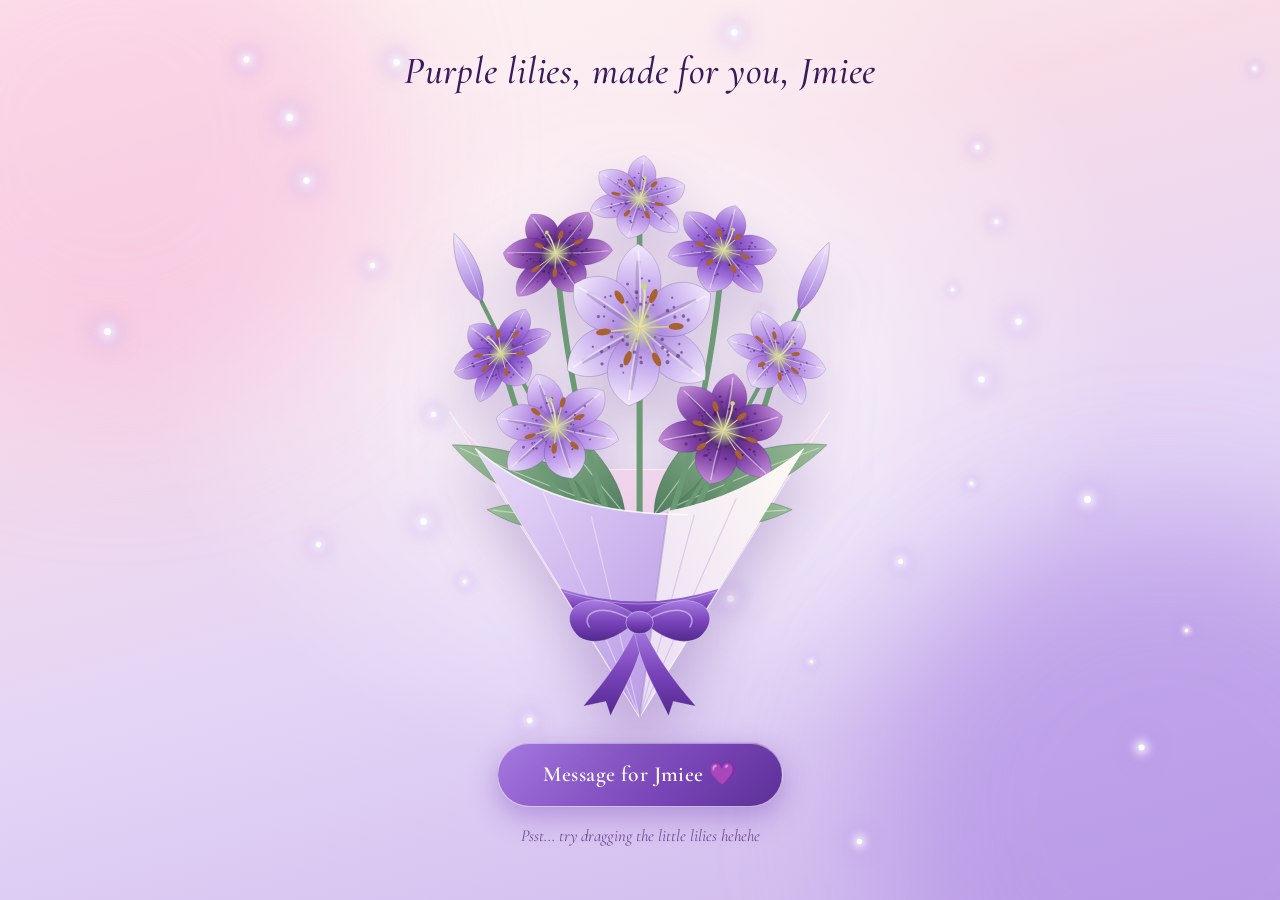
<file: index.html>
<!DOCTYPE html>
<html lang="en">
<head>
  <meta charset="UTF-8">
  <meta name="viewport" content="width=device-width, initial-scale=1">
  <title>Purple Lilies, For You</title>

  <!-- One elegant serif; falls back to Georgia if offline -->
  <link rel="preconnect" href="https://fonts.googleapis.com">
  <link rel="preconnect" href="https://fonts.gstatic.com" crossorigin>
  <link href="https://fonts.googleapis.com/css2?family=Cormorant+Garamond:ital,wght@0,500;0,600;1,400;1,500&display=swap" rel="stylesheet">

  <link rel="stylesheet" href="style.css">
</head>
<body class="building">

  <!-- Soft glowing orbs behind everything -->
  <div class="glow g1" aria-hidden="true"></div>
  <div class="glow g2" aria-hidden="true"></div>
  <div class="glow g3" aria-hidden="true"></div>

  <!-- Falling petals + sparkles are generated here by script.js -->
  <div id="particles" aria-hidden="true"></div>

  <main class="stage">
    <h1 class="title">Purple lilies, made for you, Jmiee</h1>

    <!-- Individual lilies scattered around the bouquet (drawn by script.js) -->
    <div class="side-lily sl-left"  id="lilyLeft"  aria-hidden="true"></div>
    <div class="side-lily sl-right" id="lilyRight" aria-hidden="true"></div>
    <div class="side-lily sl-top"   id="lilyTop"   aria-hidden="true"></div>

    <!-- Float (gentle bob) > Tilt (mouse hover) > SVG bouquet -->
    <div class="bouquet-float">
      <div class="bouquet-tilt" id="tilt">
        <svg id="bouquet" viewBox="0 0 600 760" role="img"
             aria-label="A bouquet of purple lilies wrapped in lavender paper and tied with a ribbon"></svg>
      </div>
    </div>

    <button class="msg-btn" id="openBtn" type="button">Message for Jmiee 💜</button>
    <p class="hint" id="hint">Psst... try dragging the little lilies hehehe</p>
  </main>

  <!-- Photos burst out here (filled by script.js) -->
  <div id="photos" aria-hidden="true"></div>

  <!-- Message card -->
  <div class="overlay" id="overlay" aria-hidden="true">
    <div class="card" role="dialog" aria-modal="true" aria-labelledby="cardTitle">
      <div class="corner tl" aria-hidden="true"></div>
      <div class="corner br" aria-hidden="true"></div>
      <div class="deco" id="deco" aria-hidden="true"></div>

      <button class="close" id="closeBtn" type="button" aria-label="Close message">&times;</button>

      <h3 id="cardTitle">Hi Jmiee,</h3>
      <p>Ginawa ko ito dahil wala ako maisip na ibang paraan kung saan kukuha ng purple lilies HAHAHA.</p>
      <p>Thank you dahil tinanggap mo ako at tanggap mo ang aking kakulitan paminsan minsan hehehe remember Jmiee, I chose you and I will always choose you☺️</p>
      <p>It's just a random thought kanina habang nag rereview ako na "Gawan ko kaya si jmiee ng flower", sinabi ko rin kasi sayo na gusto kita lagi mapangiti, kaya sana napangiti ka nito.☺️</p>
      <p>Yun lang, tyt sa pag rereview jmiee, and always find time to rest☺️</p>
      <p class="sign">Truly Yours,<br>Mhik💜</p>
    </div>
  </div>

  <script src="script.js"></script>
</body>
</html>
</file>
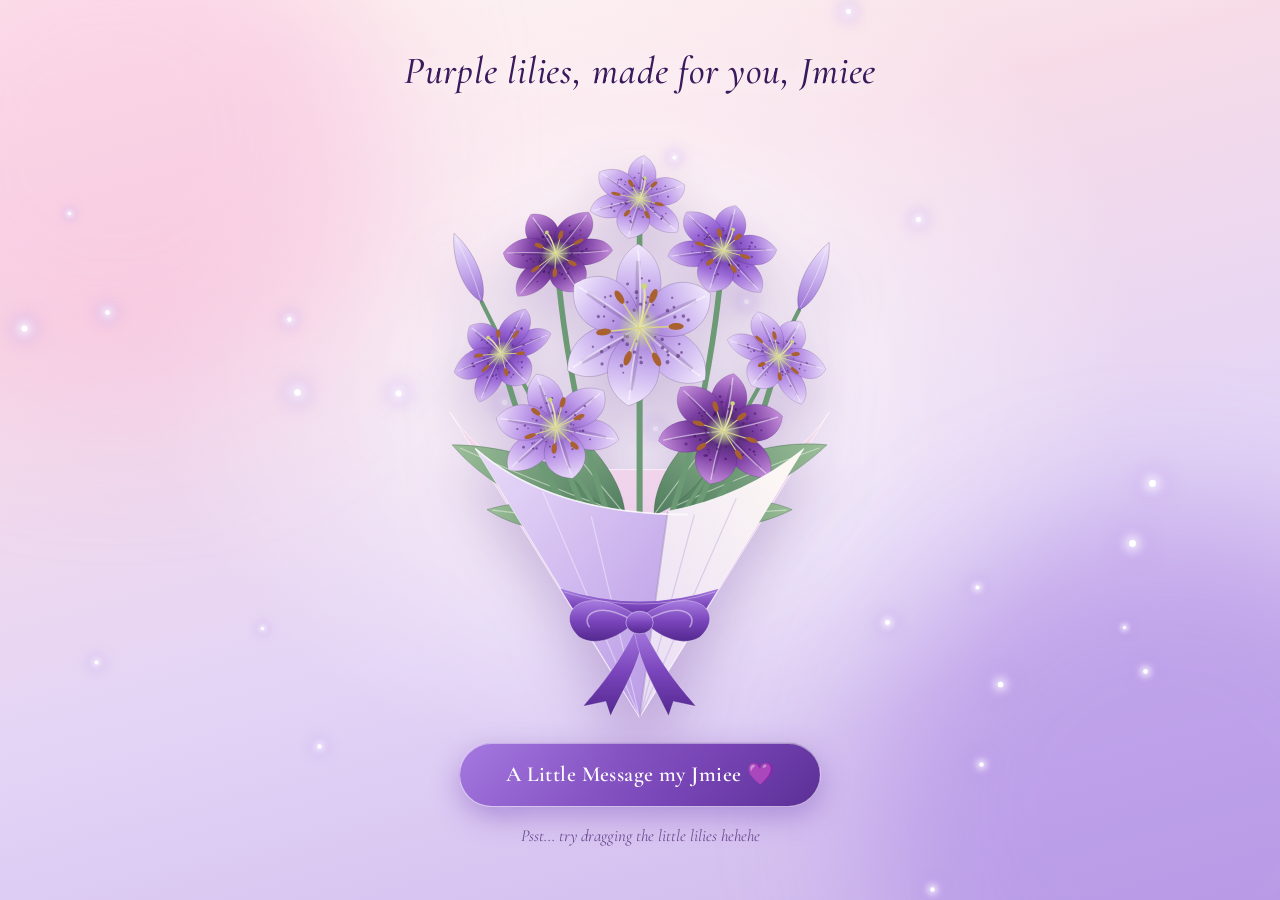
<file: lily-bouquet/index.html>
<!DOCTYPE html>
<html lang="en">
<head>
  <meta charset="UTF-8">
  <meta name="viewport" content="width=device-width, initial-scale=1">
  <title>Purple Lilies, For You</title>

  <!-- One elegant serif; falls back to Georgia if offline -->
  <link rel="preconnect" href="https://fonts.googleapis.com">
  <link rel="preconnect" href="https://fonts.gstatic.com" crossorigin>
  <link href="https://fonts.googleapis.com/css2?family=Cormorant+Garamond:ital,wght@0,500;0,600;1,400;1,500&display=swap" rel="stylesheet">

  <link rel="stylesheet" href="style.css">
</head>
<body class="building">

  <!-- Soft glowing orbs behind everything -->
  <div class="glow g1" aria-hidden="true"></div>
  <div class="glow g2" aria-hidden="true"></div>
  <div class="glow g3" aria-hidden="true"></div>

  <!-- Falling petals + sparkles are generated here by script.js -->
  <div id="particles" aria-hidden="true"></div>

  <main class="stage">
    <h1 class="title">Purple lilies, made for you, Jmiee</h1>

    <!-- Individual lilies scattered around the bouquet (drawn by script.js) -->
    <div class="side-lily sl-left"  id="lilyLeft"  aria-hidden="true"></div>
    <div class="side-lily sl-right" id="lilyRight" aria-hidden="true"></div>
    <div class="side-lily sl-top"   id="lilyTop"   aria-hidden="true"></div>

    <!-- Float (gentle bob) > Tilt (mouse hover) > SVG bouquet -->
    <div class="bouquet-float">
      <div class="bouquet-tilt" id="tilt">
        <svg id="bouquet" viewBox="0 0 600 760" role="img"
             aria-label="A bouquet of purple lilies wrapped in lavender paper and tied with a ribbon"></svg>
      </div>
    </div>

    <button class="msg-btn" id="openBtn" type="button">A Little Message my Jmiee 💜</button>
    <p class="hint" id="hint">Psst... try dragging the little lilies hehehe</p>
  </main>

  <!-- Photos burst out here (filled by script.js) -->
  <div id="photos" aria-hidden="true"></div>

  <!-- Message card -->
  <div class="overlay" id="overlay" aria-hidden="true">
    <div class="card" role="dialog" aria-modal="true" aria-labelledby="cardTitle">
      <div class="corner tl" aria-hidden="true"></div>
      <div class="corner br" aria-hidden="true"></div>
      <div class="deco" id="deco" aria-hidden="true"></div>

      <button class="close" id="closeBtn" type="button" aria-label="Close message">&times;</button>

      <h3 id="cardTitle">Hi Jmiee,</h3>
      <p>Ginawa ko ito dahil wala ako maisip na ibang paraan kung saan kukuha ng purple lilies HAHAHA.</p>
      <p>Thank you dahil tinanggap mo ako at tanggap mo ang aking kakulitan paminsan minsan hehehe remember Jmiee, since I chose you I will always choose you☺️</p>
      <p>It's just a random thaught kanina habang nag rereview ako na "Gawan ko kaya si jmiee ng flower", sinabi ko rin kasi sayo na gusto kita lagi mapangiti, kaya sana napangiti ka nito.☺️</p>
      <p>Yun lang, tyt sa pag rereview jmiee, and always find time to rest☺️</p>
      <p class="sign">Truly Yours,<br>Mhik💜</p>
    </div>
  </div>

  <script src="script.js"></script>
</body>
</html>
</file>
<file: style.css>
/* =========================================================
   Purple Lily Bouquet: style.css
   Palette: cream, pastel pink, lilac, muted violet, plum
   ========================================================= */
:root {
  --cream: #fff8f3;
  --pink: #f7dce8;
  --lilac: #e3d4f6;
  --violet: #8a5cc4;
  --plum: #3a1a5c;
  --font: "Cormorant Garamond", Georgia, "Times New Roman", serif;
}

* { box-sizing: border-box; margin: 0; padding: 0; }
html, body { height: 100%; }

body {
  font-family: var(--font);
  color: var(--plum);
  overflow-x: hidden;
  background:
    radial-gradient(ellipse at 50% 38%, rgba(255, 255, 255, .75), transparent 55%),
    linear-gradient(165deg, var(--cream) 0%, var(--pink) 28%, var(--lilac) 62%, #cdb6ec 100%);
  background-attachment: fixed;
}

/* ---------- Glowing orbs ---------- */
.glow {
  position: fixed; border-radius: 50%; filter: blur(70px);
  pointer-events: none; z-index: 0;
  animation: pulse 9s ease-in-out infinite;
}
.g1 { width: 42vmax; height: 42vmax; left: -12vmax; top: -10vmax; background: rgba(247, 190, 220, .55); }
.g2 { width: 46vmax; height: 46vmax; right: -14vmax; bottom: -16vmax; background: rgba(160, 120, 225, .45); animation-delay: -4s; }
.g3 { width: 30vmax; height: 30vmax; left: 35%; top: 22%; background: rgba(255, 255, 255, .5); animation-delay: -2s; }
@keyframes pulse { 0%, 100% { opacity: .65; transform: scale(1); } 50% { opacity: 1; transform: scale(1.08); } }

/* ---------- Particles ---------- */
#particles { position: fixed; inset: 0; pointer-events: none; z-index: 1; overflow: hidden; }

.petal {
  position: absolute; top: -8vh;
  border-radius: 150% 0 150% 0;
  opacity: 0;
  animation: fall linear infinite;
}
@keyframes fall {
  0%   { transform: translate3d(0, 0, 0) rotate(0deg); opacity: 0; }
  10%  { opacity: .85; }
  90%  { opacity: .7; }
  100% { transform: translate3d(var(--drift), 112vh, 0) rotate(560deg); opacity: 0; }
}

.sparkle {
  position: absolute; width: 5px; height: 5px; border-radius: 50%;
  background: #fff; box-shadow: 0 0 8px 3px rgba(255, 255, 255, .9), 0 0 14px 6px rgba(190, 150, 240, .5);
  animation: twinkle ease-in-out infinite;
}
@keyframes twinkle { 0%, 100% { opacity: 0; transform: scale(.3); } 50% { opacity: 1; transform: scale(1); } }

/* ---------- Stage ---------- */
.stage {
  position: relative; z-index: 2;
  min-height: 100svh;
  display: flex; flex-direction: column; align-items: center; justify-content: center;
  gap: clamp(.6rem, 2svh, 1.4rem);
  padding: 1.4rem 1rem 1.8rem;
}

.title {
  font-weight: 500; font-style: italic;
  font-size: clamp(1.5rem, 3.4vw, 2.4rem);
  letter-spacing: .02em; text-align: center;
  color: var(--plum);
  text-shadow: 0 2px 18px rgba(255, 255, 255, .9);
}

/* ---------- Bouquet ---------- */
.bouquet-float { animation: bob 7s ease-in-out infinite; }
@keyframes bob { 0%, 100% { transform: translateY(0); } 50% { transform: translateY(-12px); } }

.bouquet-tilt { transition: transform .35s ease-out; will-change: transform; }

#bouquet {
  display: block;
  height: min(68svh, 108vw);
  aspect-ratio: 600 / 760;
  width: auto; max-width: 94vw;
  overflow: visible;
  filter: drop-shadow(0 28px 28px rgba(88, 40, 140, .28));
}

/* Breeze: each flower pivots from the bouquet's tie point */
.sway {
  transform-box: view-box; transform-origin: 300px 580px;
  animation: sway 6s ease-in-out infinite;
}
@keyframes sway { 0%, 100% { transform: rotate(-1.1deg); } 50% { transform: rotate(1.3deg); } }

/* ---------- Side lilies ---------- */
.side-lily {
  position: absolute; z-index: 1; pointer-events: none; /* only the painted lily is grabbable, see below */
  transform-origin: 50% 100%;
  animation: sway-side 7s ease-in-out infinite;
  filter: drop-shadow(0 12px 14px rgba(88, 40, 140, .22));
}
.side-lily svg { display: block; width: 100%; height: auto; overflow: visible; }
.sl-left  { --r: -14deg; left: 4vw;  bottom: 9svh; width: clamp(90px, 13vw, 190px); }
.sl-right { --r: 16deg;  right: 4vw; bottom: 14svh; width: clamp(80px, 12vw, 170px); animation-delay: -3s; }
.sl-top   { --r: 24deg;  right: 12vw; top: 8svh; width: clamp(60px, 8vw, 110px); opacity: .85; animation-delay: -5s; }
@keyframes sway-side {
  0%, 100% { transform: rotate(calc(var(--r) - 2.5deg)); }
  50%      { transform: rotate(calc(var(--r) + 2.5deg)); }
}

/* ---------- Button ---------- */
.msg-btn {
  font-family: var(--font); font-weight: 600;
  font-size: clamp(1.1rem, 2.6vw, 1.35rem); letter-spacing: .02em;
  color: #fff; cursor: pointer;
  padding: .85em 2.1em; border: 1px solid rgba(255, 255, 255, .6); border-radius: 999px;
  background: linear-gradient(135deg, #a578e0, #7a47b8 60%, #5b2f96);
  box-shadow: 0 10px 28px rgba(110, 60, 180, .38), inset 0 1px 0 rgba(255, 255, 255, .45);
  transition: transform .3s ease, box-shadow .3s ease, filter .3s ease;
}
.msg-btn:hover { transform: translateY(-3px) scale(1.03); box-shadow: 0 16px 36px rgba(110, 60, 180, .5), inset 0 1px 0 rgba(255, 255, 255, .5); filter: brightness(1.07); }
.msg-btn:active { transform: translateY(0) scale(.98); }
.msg-btn:focus-visible, .close:focus-visible { outline: 3px solid #fff; outline-offset: 3px; box-shadow: 0 0 0 6px var(--violet); }

/* ---------- Message card ---------- */
.overlay {
  position: fixed; inset: 0; z-index: 10;
  display: flex; align-items: center; justify-content: center;
  padding: 1.2rem;
  background: rgba(70, 30, 110, .26);
  opacity: 0; visibility: hidden;
  transition: opacity .45s ease, visibility 0s linear .45s;
}
.overlay.open { opacity: 1; visibility: visible; transition: opacity .45s ease; }

.card {
  position: relative;
  width: min(94vw, 470px); max-height: 88svh; overflow: visible;
  padding: clamp(1.8rem, 5vw, 2.6rem) clamp(1.5rem, 5vw, 2.4rem);
  border-radius: 28px; border: 1px solid rgba(255, 255, 255, .8);
  background: linear-gradient(160deg, #fbf3fb 0%, #eee3fa 55%, #e0d0f5 100%);
  box-shadow: 0 30px 70px rgba(60, 20, 110, .4), inset 0 1px 0 #fff;
  transform: scale(.85) translateY(18px);
  transition: transform .55s cubic-bezier(.2, 1.1, .3, 1);
}
.overlay.open .card { transform: scale(1) translateY(0); }

.card h2 { font-style: italic; font-weight: 500; font-size: clamp(1.9rem, 6vw, 2.4rem); margin-bottom: .6rem; }
.card p { font-size: clamp(1.1rem, 3.6vw, 1.28rem); line-height: 1.6; margin-bottom: .85rem; color: #4b2a70; }
.card .sign { font-style: italic; margin: 1.2rem 0 0; text-align: right; font-size: 1.3rem; color: var(--plum); }

.close {
  position: absolute; top: 12px; right: 14px; z-index: 3;
  width: 38px; height: 38px; border-radius: 50%;
  border: 1px solid rgba(138, 92, 196, .35); background: rgba(255, 255, 255, .7);
  color: var(--plum); font-size: 1.6rem; line-height: 1; cursor: pointer;
  transition: transform .3s ease, background .3s ease;
}
.close:hover { transform: rotate(90deg) scale(1.08); background: #fff; }

/* Corner lilies and floating hearts / sparkles around the card */
.corner { position: absolute; width: 96px; pointer-events: none; z-index: 2; filter: drop-shadow(0 6px 8px rgba(88, 40, 140, .25)); }
.corner svg { display: block; width: 100%; overflow: visible; }
.corner.tl { top: -34px; left: -30px; transform: rotate(-20deg); }
.corner.br { bottom: -36px; right: -28px; transform: rotate(150deg); }

.deco span { position: absolute; pointer-events: none; animation: twinkle 3.4s ease-in-out infinite; }

/* ---------- Responsive ---------- */
@media (max-width: 820px) {
  .sl-left  { left: -2vw;  bottom: 4svh; opacity: .9; }
  .sl-right { right: -2vw; bottom: 8svh; opacity: .9; }
  .sl-top   { display: none; }
}
@media (max-width: 480px) {
  .stage { gap: .4rem; padding-top: 1rem; }
  #bouquet { height: min(62svh, 118vw); }
  .corner { width: 70px; }
  .corner.tl { top: -24px; left: -16px; }
  .corner.br { bottom: -26px; right: -14px; }
}
@media (max-height: 560px) and (orientation: landscape) {
  #bouquet { height: 62svh; }
  .title { display: none; }
}

/* Respect people who prefer less motion */
@media (prefers-reduced-motion: reduce) {
  *, *::before, *::after { animation: none !important; transition-duration: .01ms !important; }
  .petal { display: none; }
}

/* ---------- Draggable lilies: grab, move, release and they spring back ---------- */
.side-lily { transition: translate .85s cubic-bezier(.34, 1.56, .64, 1), scale .3s ease, opacity 1.2s ease; }
.side-lily, .side-lily svg, .side-lily svg * { touch-action: none; user-select: none; -webkit-user-select: none; }
.side-lily svg * { pointer-events: auto; cursor: grab; }
.side-lily.dragging { transition: scale .25s ease; scale: 1.1; z-index: 6; animation-play-state: paused; }
.side-lily.dragging svg * { cursor: grabbing; }

.hint { font-style: italic; font-size: 1.05rem; color: #6b4a92; transition: opacity .6s ease; text-align: center; }
.hint.gone { opacity: 0; }

/* Blur the page (not the photos) while the card is open */
.stage { transition: filter .5s ease; }
body.card-open .stage { filter: blur(4px); }

/* ---------- Photos bursting out ---------- */
#photos { position: fixed; inset: 0; z-index: 9; pointer-events: none; overflow: hidden; }

.photo {
  position: fixed; left: 0; top: 0; margin: 0;
  width: clamp(96px, 16vw, 180px);
  padding: 6px 6px 22px; background: #fff; border-radius: 4px;
  box-shadow: 0 14px 30px rgba(60, 20, 110, .35);
  opacity: 0;
  transform: translate(var(--sx), var(--sy)) translate(-50%, -50%) scale(.15) rotate(0deg);
  transition: transform .7s cubic-bezier(.5, 0, .75, 0), opacity .5s ease .1s; /* flying back */
}
.photo.show {
  opacity: 1;
  transform: translate(var(--tx), var(--ty)) translate(-50%, -50%) scale(1) rotate(var(--rot));
  transition: transform 1s cubic-bezier(.18, 1.25, .32, 1), opacity .35s ease; /* bursting out */
}
.photo img { display: block; width: 100%; aspect-ratio: 3 / 4; object-fit: cover; object-position: 45% 40%; }
.photo::after { content: "♥"; position: absolute; bottom: 3px; left: 0; right: 0; text-align: center; font-size: 13px; color: #b58be6; }

.pop { position: fixed; z-index: 9; pointer-events: none; font-size: 18px; animation: pop .9s ease-out forwards; }
@keyframes pop {
  from { opacity: 1; transform: translate(-50%, -50%) scale(.6); }
  to   { opacity: 0; transform: translate(calc(-50% + var(--px)), calc(-50% + var(--py))) scale(1.3); }
}
@media (prefers-reduced-motion: reduce) { .pop { display: none; } }

/* ---------- Intro: the bouquet assembles itself (delays are set per piece in script.js) ---------- */
.build { animation-delay: var(--d, 0s); animation-fill-mode: both; animation-timing-function: cubic-bezier(.2, .9, .3, 1); }
.build.grow   { animation-name: grow;   animation-duration: 1s;   transform-box: view-box; }                          /* leaves unfold */
.build.draw   { animation-name: draw;   animation-duration: 1.1s; animation-timing-function: ease-in-out; stroke-dasharray: 1; } /* stems grow up */
.build.bloom  { animation-name: bloom;  animation-duration: 1s;   animation-timing-function: cubic-bezier(.2, 1.3, .4, 1); transform-box: view-box; transform-origin: 0 0; } /* flowers open */
.build.unfurl { animation-name: unfurl; animation-duration: 1s;   transform-box: view-box; transform-origin: 300px 752px; } /* paper wraps */
.build.band   { animation-name: band;   animation-duration: .8s;  transform-box: view-box; transform-origin: 300px 610px; } /* ribbon ties */
.build.bow    { animation-name: bow;    animation-duration: .9s;  animation-timing-function: cubic-bezier(.2, 1.5, .4, 1); transform-box: view-box; transform-origin: 300px 632px; }

@keyframes grow   { from { opacity: 0; transform: scale(0); } to { opacity: 1; transform: scale(1); } }
@keyframes draw   { from { stroke-dashoffset: 1; opacity: 0; } 1% { opacity: 1; } to { stroke-dashoffset: 0; opacity: 1; } }
@keyframes bloom  { from { opacity: 0; transform: scale(0) rotate(-50deg); } 50% { opacity: 1; } to { opacity: 1; transform: scale(1) rotate(0deg); } }
@keyframes unfurl { from { opacity: 0; transform: scale(.35) translateY(30px); } to { opacity: 1; transform: none; } }
@keyframes band   { from { opacity: 0; transform: scaleX(0); } to { opacity: 1; transform: scaleX(1); } }
@keyframes bow    { from { opacity: 0; transform: scale(0) rotate(-20deg); } to { opacity: 1; transform: scale(1) rotate(0deg); } }
@keyframes fade-up { from { opacity: 0; translate: 0 14px; } to { opacity: 1; translate: 0 0; } }

.title { animation: fade-up 1s .2s backwards; }
.msg-btn, .hint { animation: fade-up .9s 5.6s backwards; }
body.building .msg-btn { pointer-events: none; }          /* clickable once the bouquet is done */
.side-lily:not(.in) { opacity: 0; }                       /* side lilies fade in after the bouquet */
.side-lily:not(.in) svg * { pointer-events: none; }
</file>
<file: lily-bouquet/style.css>
/* =========================================================
   Purple Lily Bouquet: style.css
   Palette: cream, pastel pink, lilac, muted violet, plum
   ========================================================= */
:root {
  --cream: #fff8f3;
  --pink: #f7dce8;
  --lilac: #e3d4f6;
  --violet: #8a5cc4;
  --plum: #3a1a5c;
  --font: "Cormorant Garamond", Georgia, "Times New Roman", serif;
}

* { box-sizing: border-box; margin: 0; padding: 0; }
html, body { height: 100%; }

body {
  font-family: var(--font);
  color: var(--plum);
  overflow-x: hidden;
  background:
    radial-gradient(ellipse at 50% 38%, rgba(255, 255, 255, .75), transparent 55%),
    linear-gradient(165deg, var(--cream) 0%, var(--pink) 28%, var(--lilac) 62%, #cdb6ec 100%);
  background-attachment: fixed;
}

/* ---------- Glowing orbs ---------- */
.glow {
  position: fixed; border-radius: 50%; filter: blur(70px);
  pointer-events: none; z-index: 0;
  animation: pulse 9s ease-in-out infinite;
}
.g1 { width: 42vmax; height: 42vmax; left: -12vmax; top: -10vmax; background: rgba(247, 190, 220, .55); }
.g2 { width: 46vmax; height: 46vmax; right: -14vmax; bottom: -16vmax; background: rgba(160, 120, 225, .45); animation-delay: -4s; }
.g3 { width: 30vmax; height: 30vmax; left: 35%; top: 22%; background: rgba(255, 255, 255, .5); animation-delay: -2s; }
@keyframes pulse { 0%, 100% { opacity: .65; transform: scale(1); } 50% { opacity: 1; transform: scale(1.08); } }

/* ---------- Particles ---------- */
#particles { position: fixed; inset: 0; pointer-events: none; z-index: 1; overflow: hidden; }

.petal {
  position: absolute; top: -8vh;
  border-radius: 150% 0 150% 0;
  opacity: 0;
  animation: fall linear infinite;
}
@keyframes fall {
  0%   { transform: translate3d(0, 0, 0) rotate(0deg); opacity: 0; }
  10%  { opacity: .85; }
  90%  { opacity: .7; }
  100% { transform: translate3d(var(--drift), 112vh, 0) rotate(560deg); opacity: 0; }
}

.sparkle {
  position: absolute; width: 5px; height: 5px; border-radius: 50%;
  background: #fff; box-shadow: 0 0 8px 3px rgba(255, 255, 255, .9), 0 0 14px 6px rgba(190, 150, 240, .5);
  animation: twinkle ease-in-out infinite;
}
@keyframes twinkle { 0%, 100% { opacity: 0; transform: scale(.3); } 50% { opacity: 1; transform: scale(1); } }

/* ---------- Stage ---------- */
.stage {
  position: relative; z-index: 2;
  min-height: 100svh;
  display: flex; flex-direction: column; align-items: center; justify-content: center;
  gap: clamp(.6rem, 2svh, 1.4rem);
  padding: 1.4rem 1rem 1.8rem;
}

.title {
  font-weight: 500; font-style: italic;
  font-size: clamp(1.5rem, 3.4vw, 2.4rem);
  letter-spacing: .02em; text-align: center;
  color: var(--plum);
  text-shadow: 0 2px 18px rgba(255, 255, 255, .9);
}

/* ---------- Bouquet ---------- */
.bouquet-float { animation: bob 7s ease-in-out infinite; }
@keyframes bob { 0%, 100% { transform: translateY(0); } 50% { transform: translateY(-12px); } }

.bouquet-tilt { transition: transform .35s ease-out; will-change: transform; }

#bouquet {
  display: block;
  height: min(68svh, 108vw);
  aspect-ratio: 600 / 760;
  width: auto; max-width: 94vw;
  overflow: visible;
  filter: drop-shadow(0 28px 28px rgba(88, 40, 140, .28));
}

/* Breeze: each flower pivots from the bouquet's tie point */
.sway {
  transform-box: view-box; transform-origin: 300px 580px;
  animation: sway 6s ease-in-out infinite;
}
@keyframes sway { 0%, 100% { transform: rotate(-1.1deg); } 50% { transform: rotate(1.3deg); } }

/* ---------- Side lilies ---------- */
.side-lily {
  position: absolute; z-index: 1; pointer-events: none; /* only the painted lily is grabbable, see below */
  transform-origin: 50% 100%;
  animation: sway-side 7s ease-in-out infinite;
  filter: drop-shadow(0 12px 14px rgba(88, 40, 140, .22));
}
.side-lily svg { display: block; width: 100%; height: auto; overflow: visible; }
.sl-left  { --r: -14deg; left: 4vw;  bottom: 9svh; width: clamp(90px, 13vw, 190px); }
.sl-right { --r: 16deg;  right: 4vw; bottom: 14svh; width: clamp(80px, 12vw, 170px); animation-delay: -3s; }
.sl-top   { --r: 24deg;  right: 12vw; top: 8svh; width: clamp(60px, 8vw, 110px); opacity: .85; animation-delay: -5s; }
@keyframes sway-side {
  0%, 100% { transform: rotate(calc(var(--r) - 2.5deg)); }
  50%      { transform: rotate(calc(var(--r) + 2.5deg)); }
}

/* ---------- Button ---------- */
.msg-btn {
  font-family: var(--font); font-weight: 600;
  font-size: clamp(1.1rem, 2.6vw, 1.35rem); letter-spacing: .02em;
  color: #fff; cursor: pointer;
  padding: .85em 2.1em; border: 1px solid rgba(255, 255, 255, .6); border-radius: 999px;
  background: linear-gradient(135deg, #a578e0, #7a47b8 60%, #5b2f96);
  box-shadow: 0 10px 28px rgba(110, 60, 180, .38), inset 0 1px 0 rgba(255, 255, 255, .45);
  transition: transform .3s ease, box-shadow .3s ease, filter .3s ease;
}
.msg-btn:hover { transform: translateY(-3px) scale(1.03); box-shadow: 0 16px 36px rgba(110, 60, 180, .5), inset 0 1px 0 rgba(255, 255, 255, .5); filter: brightness(1.07); }
.msg-btn:active { transform: translateY(0) scale(.98); }
.msg-btn:focus-visible, .close:focus-visible { outline: 3px solid #fff; outline-offset: 3px; box-shadow: 0 0 0 6px var(--violet); }

/* ---------- Message card ---------- */
.overlay {
  position: fixed; inset: 0; z-index: 10;
  display: flex; align-items: center; justify-content: center;
  padding: 1.2rem;
  background: rgba(70, 30, 110, .26);
  opacity: 0; visibility: hidden;
  transition: opacity .45s ease, visibility 0s linear .45s;
}
.overlay.open { opacity: 1; visibility: visible; transition: opacity .45s ease; }

.card {
  position: relative;
  width: min(94vw, 470px); max-height: 88svh; overflow: visible;
  padding: clamp(1.8rem, 5vw, 2.6rem) clamp(1.5rem, 5vw, 2.4rem);
  border-radius: 28px; border: 1px solid rgba(255, 255, 255, .8);
  background: linear-gradient(160deg, #fbf3fb 0%, #eee3fa 55%, #e0d0f5 100%);
  box-shadow: 0 30px 70px rgba(60, 20, 110, .4), inset 0 1px 0 #fff;
  transform: scale(.85) translateY(18px);
  transition: transform .55s cubic-bezier(.2, 1.1, .3, 1);
}
.overlay.open .card { transform: scale(1) translateY(0); }

.card h2 { font-style: italic; font-weight: 500; font-size: clamp(1.9rem, 6vw, 2.4rem); margin-bottom: .6rem; }
.card p { font-size: clamp(1.1rem, 3.6vw, 1.28rem); line-height: 1.6; margin-bottom: .85rem; color: #4b2a70; }
.card .sign { font-style: italic; margin: 1.2rem 0 0; text-align: right; font-size: 1.3rem; color: var(--plum); }

.close {
  position: absolute; top: 12px; right: 14px; z-index: 3;
  width: 38px; height: 38px; border-radius: 50%;
  border: 1px solid rgba(138, 92, 196, .35); background: rgba(255, 255, 255, .7);
  color: var(--plum); font-size: 1.6rem; line-height: 1; cursor: pointer;
  transition: transform .3s ease, background .3s ease;
}
.close:hover { transform: rotate(90deg) scale(1.08); background: #fff; }

/* Corner lilies and floating hearts / sparkles around the card */
.corner { position: absolute; width: 96px; pointer-events: none; z-index: 2; filter: drop-shadow(0 6px 8px rgba(88, 40, 140, .25)); }
.corner svg { display: block; width: 100%; overflow: visible; }
.corner.tl { top: -34px; left: -30px; transform: rotate(-20deg); }
.corner.br { bottom: -36px; right: -28px; transform: rotate(150deg); }

.deco span { position: absolute; pointer-events: none; animation: twinkle 3.4s ease-in-out infinite; }

/* ---------- Responsive ---------- */
@media (max-width: 820px) {
  .sl-left  { left: -2vw;  bottom: 4svh; opacity: .9; }
  .sl-right { right: -2vw; bottom: 8svh; opacity: .9; }
  .sl-top   { display: none; }
}
@media (max-width: 480px) {
  .stage { gap: .4rem; padding-top: 1rem; }
  #bouquet { height: min(62svh, 118vw); }
  .corner { width: 70px; }
  .corner.tl { top: -24px; left: -16px; }
  .corner.br { bottom: -26px; right: -14px; }
}
@media (max-height: 560px) and (orientation: landscape) {
  #bouquet { height: 62svh; }
  .title { display: none; }
}

/* Respect people who prefer less motion */
@media (prefers-reduced-motion: reduce) {
  *, *::before, *::after { animation: none !important; transition-duration: .01ms !important; }
  .petal { display: none; }
}

/* ---------- Draggable lilies: grab, move, release and they spring back ---------- */
.side-lily { transition: translate .85s cubic-bezier(.34, 1.56, .64, 1), scale .3s ease, opacity 1.2s ease; }
.side-lily, .side-lily svg, .side-lily svg * { touch-action: none; user-select: none; -webkit-user-select: none; }
.side-lily svg * { pointer-events: auto; cursor: grab; }
.side-lily.dragging { transition: scale .25s ease; scale: 1.1; z-index: 6; animation-play-state: paused; }
.side-lily.dragging svg * { cursor: grabbing; }

.hint { font-style: italic; font-size: 1.05rem; color: #6b4a92; transition: opacity .6s ease; text-align: center; }
.hint.gone { opacity: 0; }

/* Blur the page (not the photos) while the card is open */
.stage { transition: filter .5s ease; }
body.card-open .stage { filter: blur(4px); }

/* ---------- Photos bursting out ---------- */
#photos { position: fixed; inset: 0; z-index: 9; pointer-events: none; overflow: hidden; }

.photo {
  position: fixed; left: 0; top: 0; margin: 0;
  width: clamp(96px, 16vw, 180px);
  padding: 6px 6px 22px; background: #fff; border-radius: 4px;
  box-shadow: 0 14px 30px rgba(60, 20, 110, .35);
  opacity: 0;
  transform: translate(var(--sx), var(--sy)) translate(-50%, -50%) scale(.15) rotate(0deg);
  transition: transform .7s cubic-bezier(.5, 0, .75, 0), opacity .5s ease .1s; /* flying back */
}
.photo.show {
  opacity: 1;
  transform: translate(var(--tx), var(--ty)) translate(-50%, -50%) scale(1) rotate(var(--rot));
  transition: transform 1s cubic-bezier(.18, 1.25, .32, 1), opacity .35s ease; /* bursting out */
}
.photo img { display: block; width: 100%; aspect-ratio: 3 / 4; object-fit: cover; object-position: 45% 40%; }
.photo::after { content: "♥"; position: absolute; bottom: 3px; left: 0; right: 0; text-align: center; font-size: 13px; color: #b58be6; }

.pop { position: fixed; z-index: 9; pointer-events: none; font-size: 18px; animation: pop .9s ease-out forwards; }
@keyframes pop {
  from { opacity: 1; transform: translate(-50%, -50%) scale(.6); }
  to   { opacity: 0; transform: translate(calc(-50% + var(--px)), calc(-50% + var(--py))) scale(1.3); }
}
@media (prefers-reduced-motion: reduce) { .pop { display: none; } }

/* ---------- Intro: the bouquet assembles itself (delays are set per piece in script.js) ---------- */
.build { animation-delay: var(--d, 0s); animation-fill-mode: both; animation-timing-function: cubic-bezier(.2, .9, .3, 1); }
.build.grow   { animation-name: grow;   animation-duration: 1s;   transform-box: view-box; }                          /* leaves unfold */
.build.draw   { animation-name: draw;   animation-duration: 1.1s; animation-timing-function: ease-in-out; stroke-dasharray: 1; } /* stems grow up */
.build.bloom  { animation-name: bloom;  animation-duration: 1s;   animation-timing-function: cubic-bezier(.2, 1.3, .4, 1); transform-box: view-box; transform-origin: 0 0; } /* flowers open */
.build.unfurl { animation-name: unfurl; animation-duration: 1s;   transform-box: view-box; transform-origin: 300px 752px; } /* paper wraps */
.build.band   { animation-name: band;   animation-duration: .8s;  transform-box: view-box; transform-origin: 300px 610px; } /* ribbon ties */
.build.bow    { animation-name: bow;    animation-duration: .9s;  animation-timing-function: cubic-bezier(.2, 1.5, .4, 1); transform-box: view-box; transform-origin: 300px 632px; }

@keyframes grow   { from { opacity: 0; transform: scale(0); } to { opacity: 1; transform: scale(1); } }
@keyframes draw   { from { stroke-dashoffset: 1; opacity: 0; } 1% { opacity: 1; } to { stroke-dashoffset: 0; opacity: 1; } }
@keyframes bloom  { from { opacity: 0; transform: scale(0) rotate(-50deg); } 50% { opacity: 1; } to { opacity: 1; transform: scale(1) rotate(0deg); } }
@keyframes unfurl { from { opacity: 0; transform: scale(.35) translateY(30px); } to { opacity: 1; transform: none; } }
@keyframes band   { from { opacity: 0; transform: scaleX(0); } to { opacity: 1; transform: scaleX(1); } }
@keyframes bow    { from { opacity: 0; transform: scale(0) rotate(-20deg); } to { opacity: 1; transform: scale(1) rotate(0deg); } }
@keyframes fade-up { from { opacity: 0; translate: 0 14px; } to { opacity: 1; translate: 0 0; } }

.title { animation: fade-up 1s .2s backwards; }
.msg-btn, .hint { animation: fade-up .9s 5.6s backwards; }
body.building .msg-btn { pointer-events: none; }          /* clickable once the bouquet is done */
.side-lily:not(.in) { opacity: 0; }                       /* side lilies fade in after the bouquet */
.side-lily:not(.in) svg * { pointer-events: none; }
</file>
